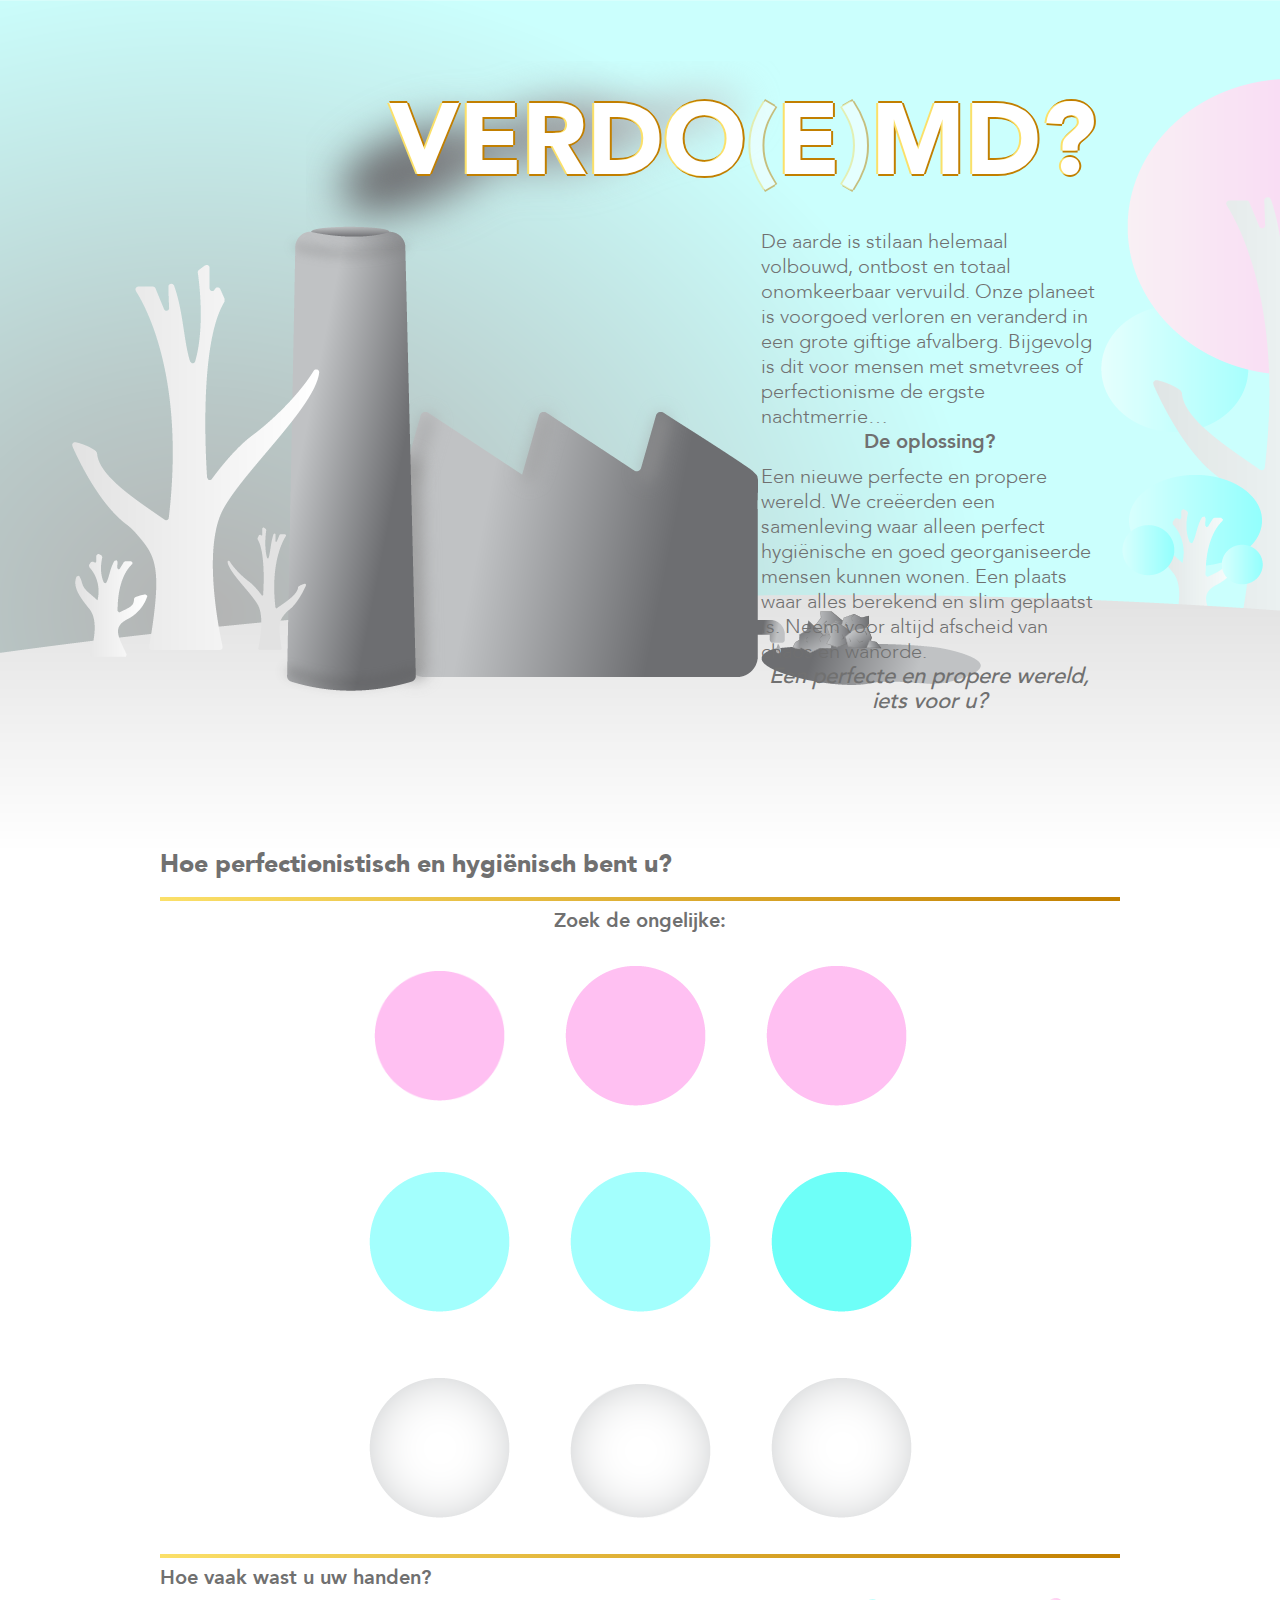
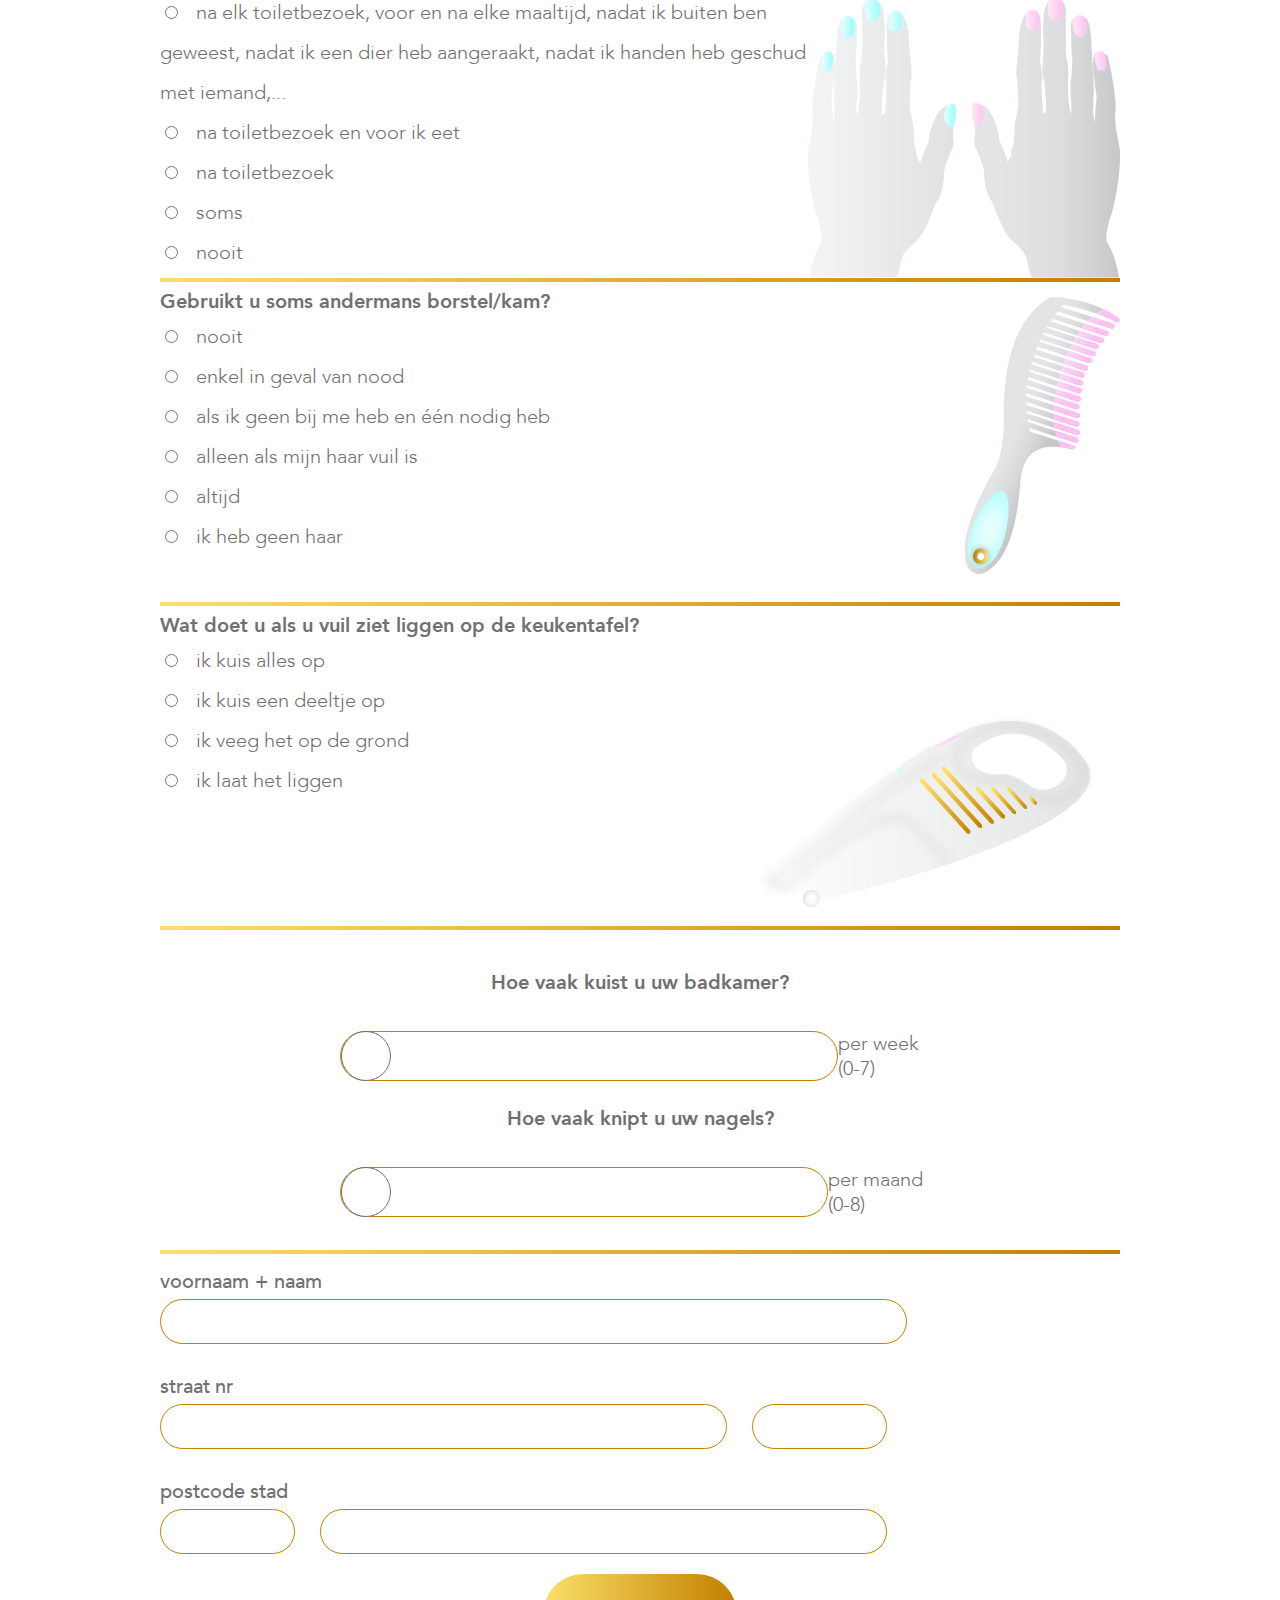
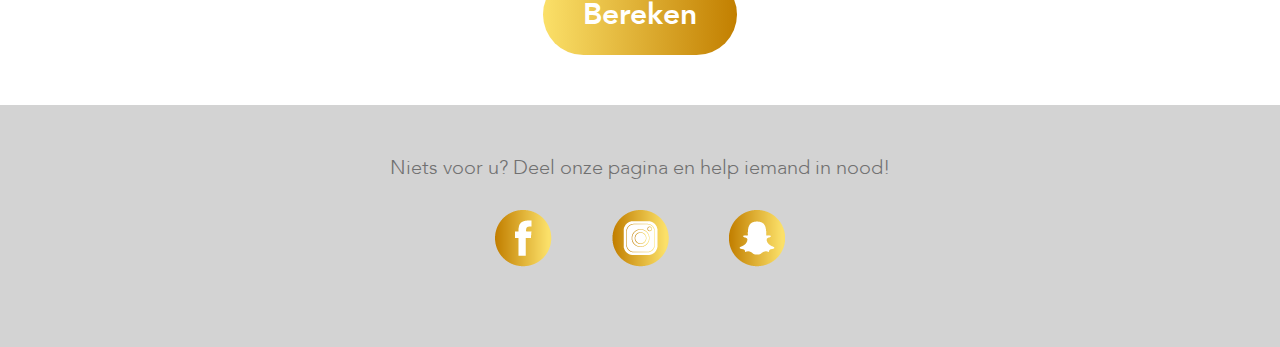
<file: index.html>
<!DOCTYPE html>
<html lang="en">

<head>
    <meta charset="UTF-8">
    <meta name="viewport" content="width=device-width, initial-scale=1.0">
    <meta http-equiv="X-UA-Compatible" content="ie=edge">
    <link rel="stylesheet" href="css/reset.css">
    <link rel="stylesheet" href="css/style.css">
    <title>A Brave New World</title>
</head>

<body class="background">
    <header class="header">
        <h1 class="title">VERDO<span class="opacity">(</span>E<span class="opacity">)</span>MD?</h1>
        <section class="header__upper_part">
            <h2 class="hidden">Intro</h2>
            <p>De aarde is stilaan helemaal volbouwd, ontbost en
                totaal onomkeerbaar vervuild. Onze planeet is
                voorgoed verloren en veranderd in een grote
                giftige afvalberg. Bijgevolg is dit voor mensen met
                smetvrees of perfectionisme de ergste nachtmerrie…</p>
        </section>
        <section class="header__middle_part">
            <h2 class="header__middle_part-title">De oplossing?</h2>
            <p>Een nieuwe perfecte en propere wereld. We creëerden een samenleving waar alleen perfect
                hygiënische
                en goed
                georganiseerde mensen kunnen wonen. Een plaats waar alles berekend en slim geplaatst is. Neem
                voor
                altijd afscheid van
                chaos en wanorde.</p>
        </section>
        <section class="header__down_part">
            <h2 class="header__down_part-txt">Een perfecte en propere wereld, iets voor u?</h2>
        </section>
    </header>
    <main>
        <div class="container">
            <h2 class="subtitle main_question">Hoe perfectionistisch en hygiënisch bent u?</h2>
            <div class="line"></div>
        </div>
        <form class="form" action="index.html" method="GET">
            <fieldset class="container">
                <p class="question__title question__title--center">Zoek de ongelijke:</p>
                <div class="test--center">
                    <label for="l1b1">
                        <input class="hidden visual pink_visual" type="radio" id="l1b1" name="l1" value="1">
                        <img class="balls" src="assets/img/test/l1b.png" alt="tiny pink ball" width="131" height="130">
                    </label>

                    <label for="l1b2">
                        <input class="hidden visual pink_visual" type="radio" id="l1b2" name="l1" value="0">
                        <img class="balls" src="assets/img/test/l1b.png" alt="pink ball" width="141" height="140">
                    </label>

                    <label for="l1b3">
                        <input class="hidden visual pink_visual" type="radio" id="l1b3" name="l1" value="0">
                        <img class="balls" src="assets/img/test/l1b.png" alt="pink ball" width="141" height="140">
                    </label>
                </div>
                <div class="test--center">
                    <label for="l2b1">
                        <input class="hidden visual blue_visual" type="radio" id="l2b1" name="l2" value="0">
                        <img class="balls" src="assets/img/test/l2b1.png" alt="blue ball" width="141" height="140">
                    </label>

                    <label for="l2b2">
                        <input class="hidden visual blue_visual" type="radio" id="l2b2" name="l2" value="0">
                        <img class="balls" src="assets/img/test/l2b1.png" alt="blue ball" width="141" height="140">
                    </label>

                    <label for="l2b3">
                        <input class="hidden visual blue_visual" type="radio" id="l2b3" name="l2" value="1">
                        <img class="balls" src="assets/img/test/l2b2.png" alt="darkblue ball" width="141" height="140">
                    </label>
                </div>
                <div class="test--center">
                    <label for="l3b1">
                        <input class="hidden visual white_visual" type="radio" id="l3b1" name="l3" value="0">
                        <img class="balls" src="assets/img/test/l3b.png" alt="white ball" width="141" height="140">
                    </label>

                    <label for="l3b2">
                        <input class="hidden visual white_visual" type="radio" id="l3b2" name="l3" value="1">
                        <img class="balls low" src="assets/img/test/l3b.png" alt="shmushed white ball" width="141"
                            height="140">
                    </label>

                    <label for="l3b3">
                        <input class="hidden visual white_visual" type="radio" id="l3b3" name="l3" value="0">
                        <img class="balls" src="assets/img/test/l3b.png" alt="white ball" width="141" height="140">
                    </label>
                </div>
            </fieldset>
            <fieldset class="container">
                <div class="line"></div>
                <div class="test test__part">
                    <div>
                        <p class="question__title">Hoe vaak wast u uw handen?</p>
                        <div class="radio__questions">
                            <input class="handbutton" type="radio" id="q1a1" name="q1" value="4">
                            <label for="q1a1">na elk toiletbezoek, voor en na elke maaltijd,
                                nadat ik buiten ben geweest, nadat ik een dier
                                heb aangeraakt, nadat ik handen heb geschud
                                met iemand,...</label><br>

                            <input class="handbutton" type="radio" id="q1a2" name="q1" value="3">
                            <label for="q1a2">na toiletbezoek en voor ik eet</label><br>

                            <input class="handbutton" type="radio" id="q1a3" name="q1" value="2">
                            <label for="q1a3">na toiletbezoek</label><br>

                            <input class="handbutton" type="radio" id="q1a4" name="q1" value="1">
                            <label for="q1a4">soms</label><br>

                            <input class="handbutton" type="radio" id="q1a5" name="q1" value="0">
                            <label for="q1a5">nooit</label><br>
                        </div>
                    </div>
                    <img class="img__left" src="assets/img/hands.png" alt="hands" width="312" height="280">
                </div>
            </fieldset>
            <fieldset class="container">
                <div class="line"></div>
                <div class="test test__part">
                    <div class="radio__questions">
                        <p class="question__title">Gebruikt u soms andermans borstel/kam?</p>
                        <div>
                            <input class="combbutton" type="radio" id="q2a1" name="q2" value="4">
                            <label for="q2a1">nooit</label><br>

                            <input class="combbutton" type="radio" id="q2a2" name="q2" value="3">
                            <label for="q2a2">enkel in geval van nood</label><br>

                            <input class="combbutton" type="radio" id="q2a3" name="q2" value="2">
                            <label for="q2a3">als ik geen bij me heb en één nodig heb</label><br>

                            <input class="combbutton" type="radio" id="q2a4" name="q2" value="1">
                            <label for="q2a4">alleen als mijn haar vuil is</label><br>

                            <input class="combbutton" type="radio" id="q2a5" name="q2" value="0">
                            <label for="q2a5">altijd</label><br>

                            <input class="combbutton" type="radio" id="q2a6" name="q2" value="4">
                            <label for="q2a6">ik heb geen haar</label><br>
                        </div>
                    </div>
                    <img class="img__left" src="assets/img/comb.png" alt="comb" width="185" height="305">
                </div>
            </fieldset>
            <fieldset class="container">
                <div class="line"></div>
                <div class="test test__part">
                    <div class="radio__questions">
                        <p class="question__title">Wat doet u als u vuil ziet liggen op de keukentafel?</p>
                        <div class="test_questions">
                            <input class="vacuumbutton" type="radio" id="q3a1" name="q3" value="3">
                            <label for="q3a1">ik kuis alles op</label><br>

                            <input class="vacuumbutton" type="radio" id="q3a2" name="q3" value="2">
                            <label for="q3a2">ik kuis een deeltje op</label><br>

                            <input class="vacuumbutton" type="radio" id="q3a3" name="q3" value="1">
                            <label for="q3a3">ik veeg het op de grond</label><br>

                            <input class="vacuumbutton" type="radio" id="q3a4" name="q3" value="0">
                            <label for="q3a4">ik laat het liggen</label><br>
                        </div>
                    </div>
                    <img class="img__left" src="assets/img/vacuum.png" alt="hand vacuum cleaner" width="392"
                        height="237">
                </div>
            </fieldset>
            <fieldset class="container">
                <div class="line"></div>
                <div class=" test sliders_part">
                    <p class="question__title question__title--center">Hoe vaak kuist u uw badkamer?</p>
                    <div class="test--center range--width">
                        <input class="range bathrange" type="range" id="bathroom" name="bathroom" min="0" max="7"
                            value="0">
                        <label for="bathroom">per week (0-7)</label>
                    </div>
                    <p class="question__title question__title--center">Hoe vaak knipt u uw nagels?</p>
                    <div class="test--center range--width">
                        <input class="range nailrange" type="range" id="nails" name="nails" min="0" max="8" value="0">
                        <label for="nails">per maand (0-8)</label>
                    </div>
                </div>
            </fieldset>
            <fieldset class="container">
                <div class="line"></div>
                <div class="test info">
                    <div>
                        <label class="form__txt" for="name">voornaam + naam</label><br>
                        <input class="textfield namefield" type="text" id="name" name="name" value="" size="55">
                    </div>
                    <div>
                        <label class="form__txt" for="street">straat</label>
                        <label class="form__txt" for="number">nr</label><br>
                        <input class="textfield streetfield" type="text" id="street" name="street" value="" size="40">
                        <input class="textfield numberfield" type="text" id="number" name="number" value="" size="4"
                            maxlength="4">
                    </div>
                    <div>
                        <label class="form__txt" for="postalnr">postcode</label>
                        <label class="form__txt" for="city">stad</label><br>
                        <input class="textfield postalnrfield" type="text" id="postalnr" name="postalnr" value=""
                            size="4" maxlength="4">
                        <input class="textfield cityfield" type="text" id="city" name="city" value="" size="40">
                    </div>

                </div>
            </fieldset>
            <div class="container">
                <div class="social--center">
                    <input class="button" id="submit" type="submit" value="Bereken">
                    <label for="submit"></label>
                </div>
            </div>
        </form>
        <div class="outcome">
            <!-- <p class="outcome-name">Hallo naam,</p>
            <div class="outcome-nrs clock-img">
                <p class="outcome-txt prcnt">percentage</p>
                <p class="outcome-txt list">lijst</p>
                <p class="outcome-txt clock">klok</p>
            </div>
            <div class="outcome-box">
                <p class="txt_adres">"The Box" is opweg naar u! U zult deze ontvangen op het adres: <span
                        class="outcome-adress">adres</span>.</p>
                <img src="assets/img/box.png" alt="box" width="222" height="210">
            </div>
            <a class="world_button" href="../pages/world.html">Ontdek "The World"</a> -->
        </div>
    </main>
    <footer class="footer">
        <p class="question__title--center">Niets voor u? Deel onze pagina en help iemand in nood!</p>
        <div class="social--center">
            <img class="img--center" src="assets/img/logos/fb_logo.png" alt="facebook_logo" width="57" height="57">
            <img class="img--center" src="assets/img/logos/insta_logo.png" alt="instagram_logo" width="57" height="57">
            <img class="img--center" src="assets/img/logos/snap_logo.png" alt="snapchat_logo" width="56" height="57">
        </div>
    </footer>
    <script src="js/script.js"></script>
</body>

</html>
</file>
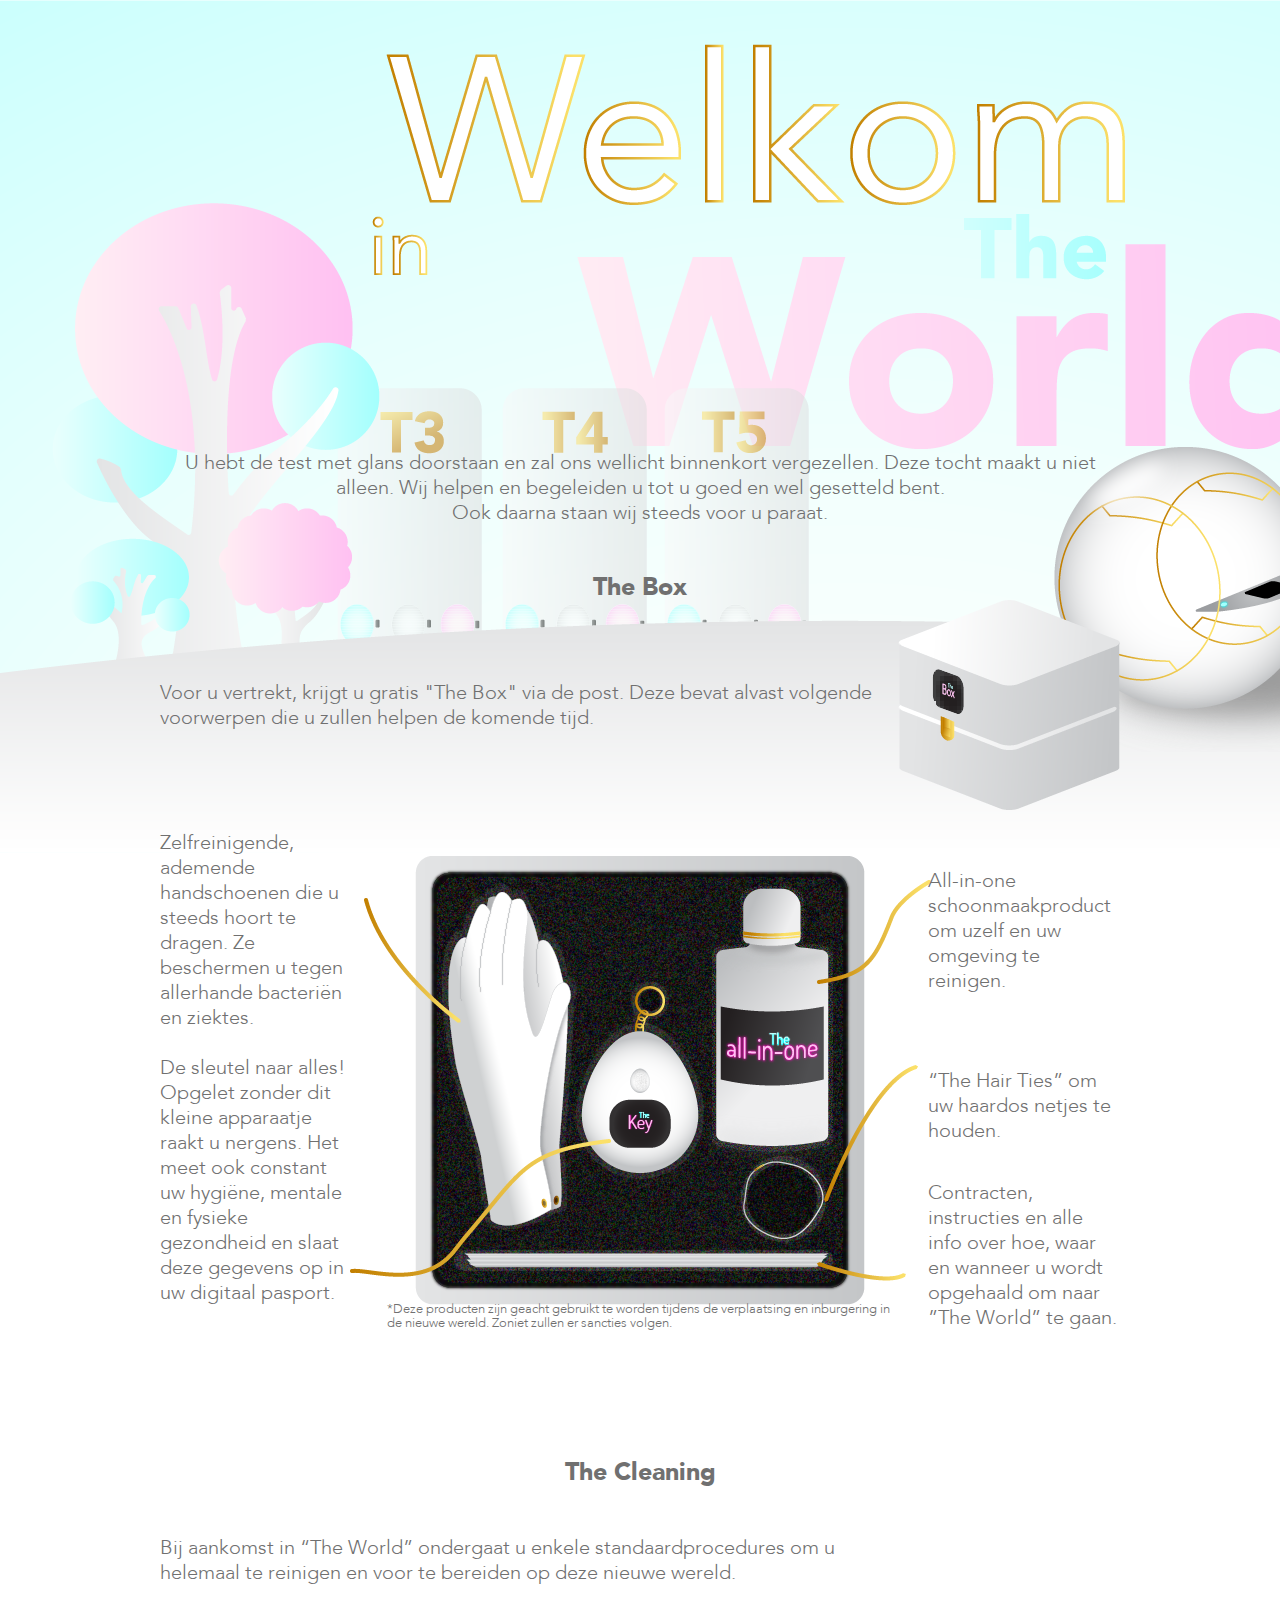
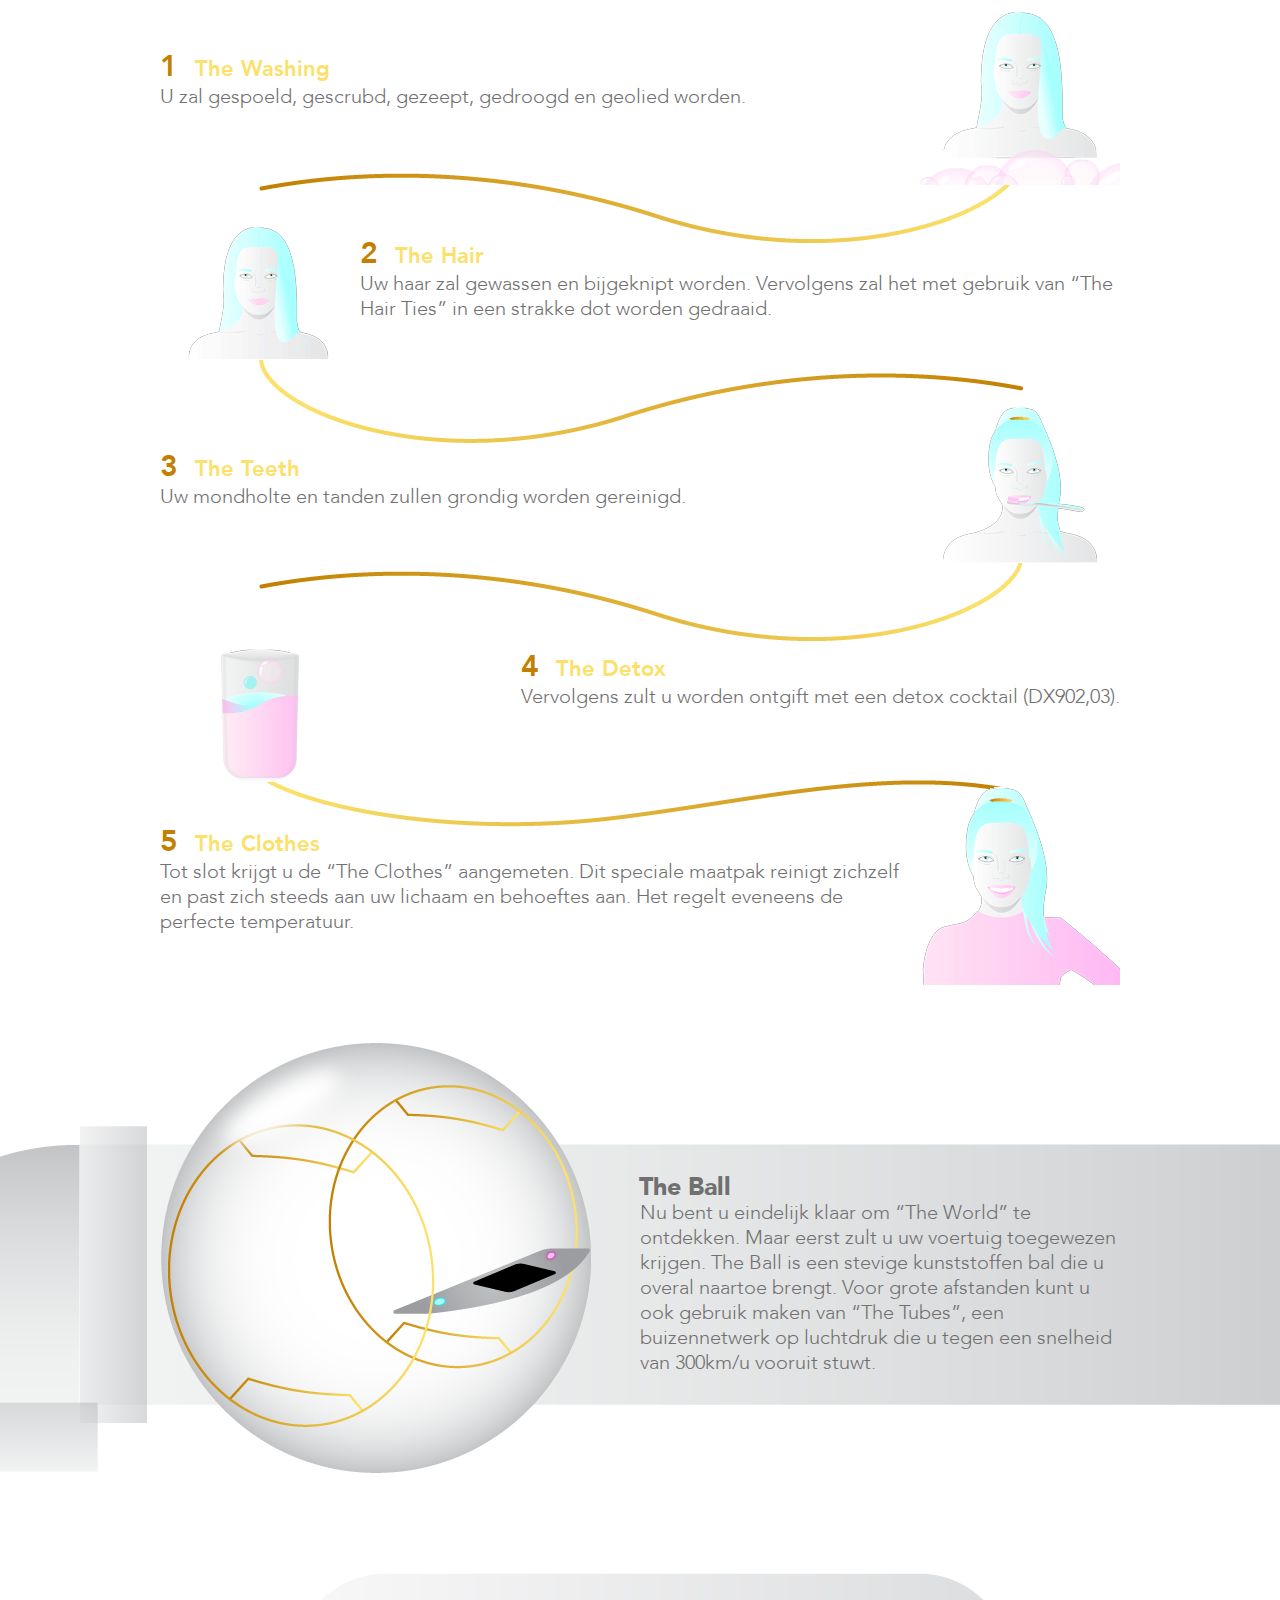
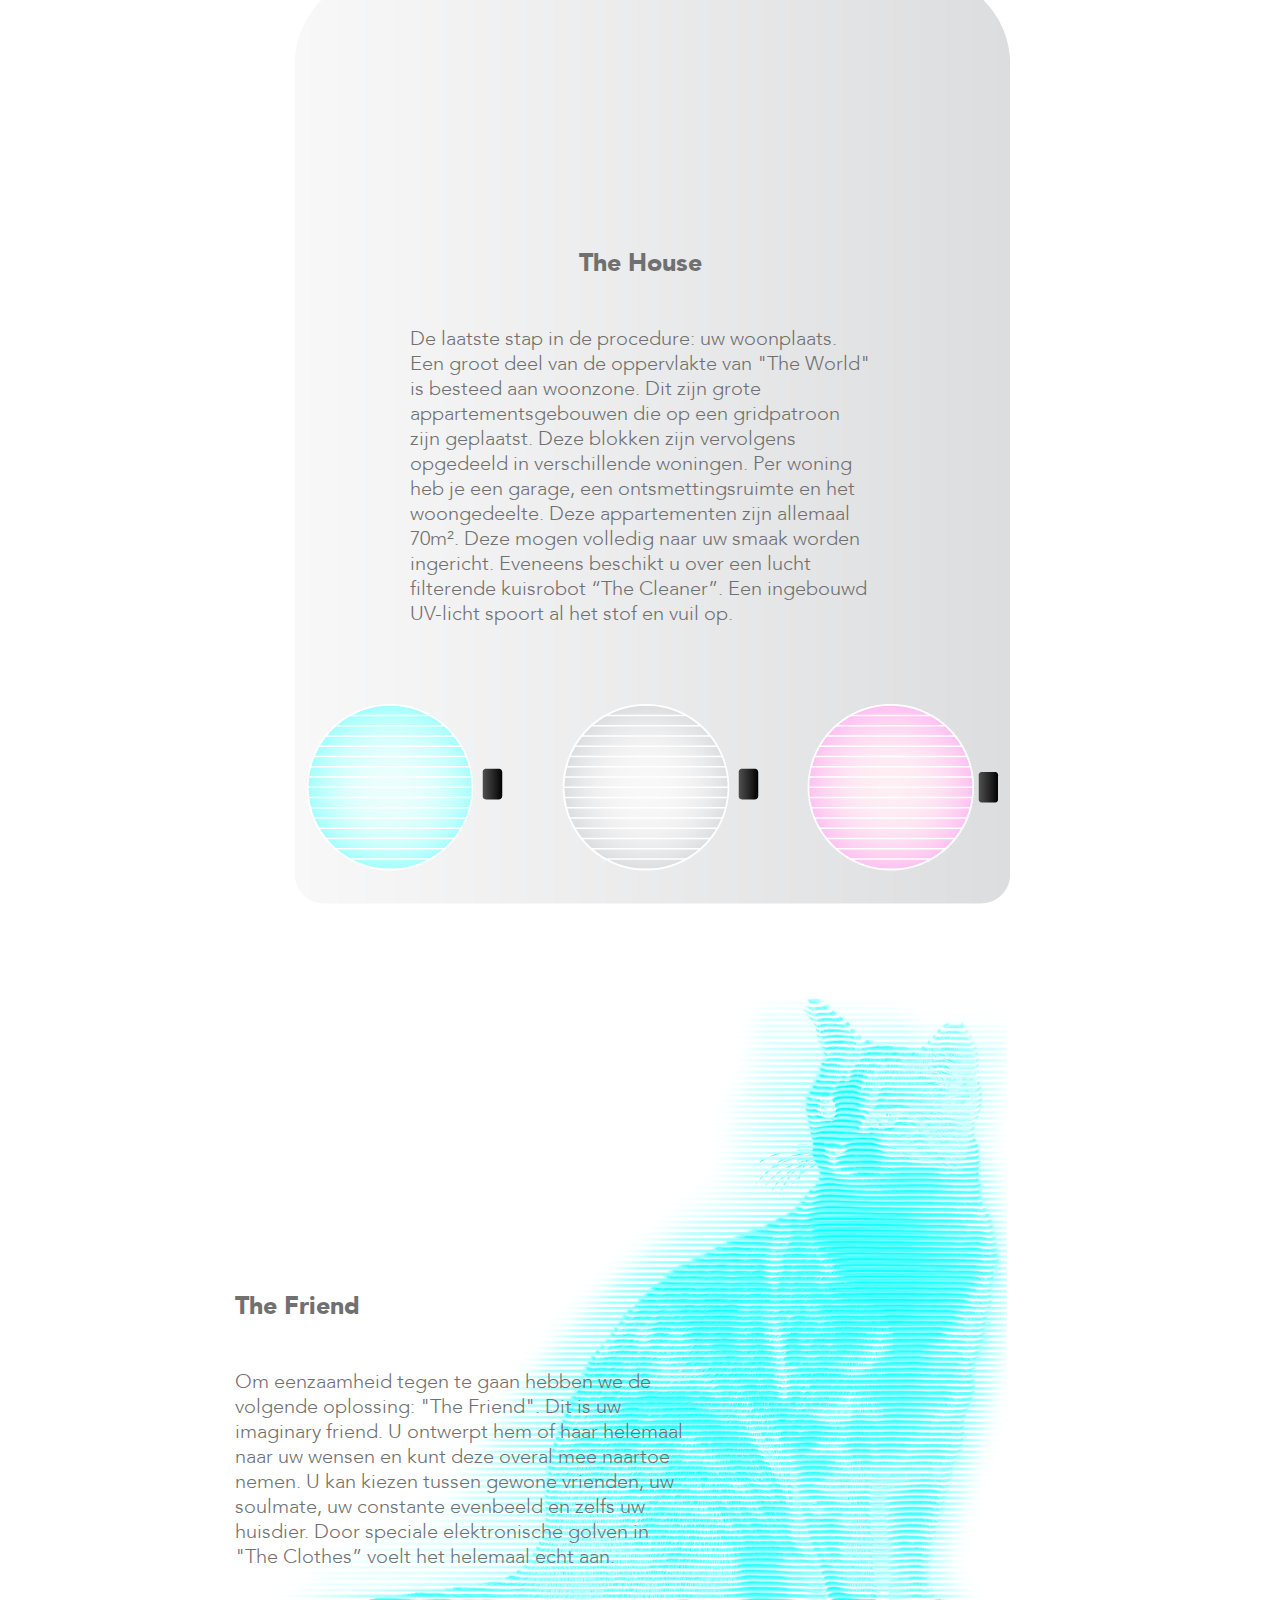
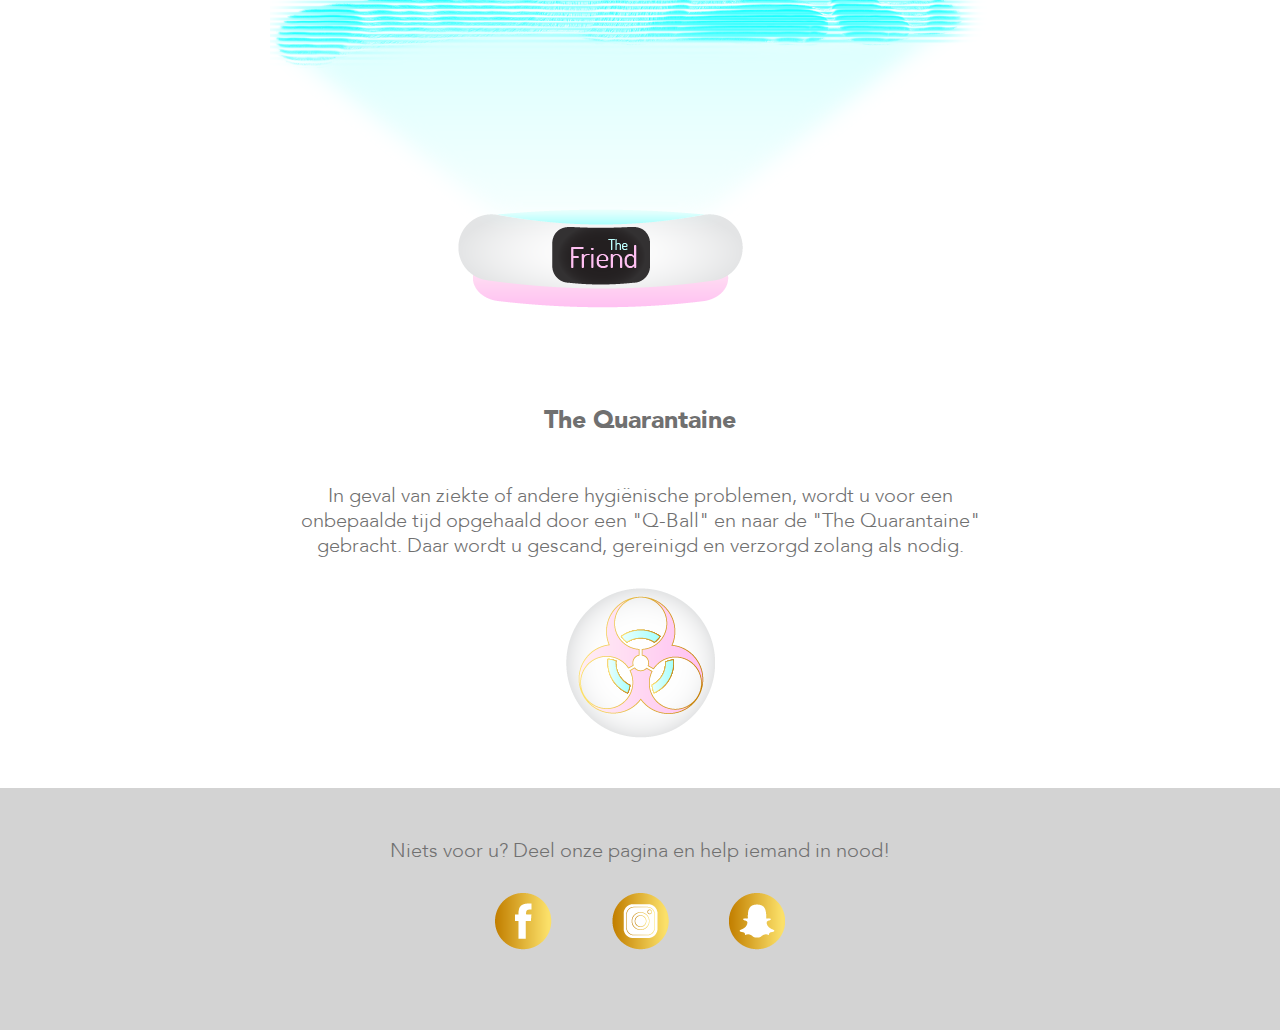
<file: pages/world.html>
<!DOCTYPE html>
<html lang="en">

<head>
    <meta charset="UTF-8">
    <meta name="viewport" content="width=device-width, initial-scale=1.0">
    <meta http-equiv="X-UA-Compatible" content="ie=edge">
    <link rel="stylesheet" href="../css/reset.css">
    <link rel="stylesheet" href="../css/style.css">
    <title>A Brave New World</title>
</head>

<body class="background-world">
    <header class="header-world container">
        <h1 class="hidden">Welkom</h1>
        <p class="intro">U hebt de test met glans doorstaan en zal ons wellicht binnenkort vergezellen. Deze tocht
            maakt u niet
            alleen. Wij
            helpen en begeleiden u tot u goed en wel gesetteld bent. <br>Ook daarna staan wij steeds voor u paraat.
        </p>
    </header>
    <main>
        <div class="container">
            <section class="box">
                <h2 class="subtitle subtitle_world">The Box</h2>
                <div class="box__upper-part">
                    <p>Voor u vertrekt, krijgt u gratis "The Box" via de post. Deze bevat alvast volgende voorwerpen die
                        u
                        zullen helpen de
                        komende tijd.</p>
                    <img src="../assets/img/box.png" alt="box" width="222" height="210">
                </div>
                <div class="box__main-part">
                    <p class="box__txt--gloves">Zelfreinigende, ademende handschoenen die u steeds hoort te dragen. Ze
                        beschermen u tegen allerhande
                        bacteriën en
                        ziektes.</p>
                    <p class="box__txt--key">De sleutel naar alles! Opgelet zonder dit kleine apparaatje raakt u
                        nergens. Het meet ook
                        constant uw
                        hygiëne, mentale
                        en fysieke gezondheid en slaat deze gegevens op in uw digitaal pasport.</p>
                    <p class="box__txt--soap">All-in-one schoonmaakproduct om uzelf en uw omgeving te reinigen.</p>
                    <p class="box__txt--ties">“The Hair Ties” om uw haardos netjes te houden.</p>
                    <p class="box__txt--contracts">Contracten, instructies en alle info over hoe, waar en wanneer u
                        wordt opgehaald om naar ”The
                        World”
                        te
                        gaan.</p>
                    <p class="box__txt--note">*Deze producten zijn geacht gebruikt te worden tijdens de verplaatsing en
                        inburgering in de
                        nieuwe wereld. Zoniet zullen
                        er sancties volgen.</p>
                </div>
            </section>
        </div>
        <div class="container">
            <section class="cleaning">
                <h2 class="subtitle subtitle_world">The Cleaning</h2>
                <p class="cleaning__intro">Bij aankomst in “The World” ondergaat u enkele standaardprocedures
                    om u helemaal te reinigen en voor te bereiden op deze nieuwe wereld.</p>
                <div class="cleaning-bg">
                    <div class="cleaning__step">
                        <div>
                            <h3 class="question__title cleaning__txt">1 The Washing</h3>
                            <p>U zal gespoeld, gescrubd, gezeept, gedroogd en geolied worden.</p>
                        </div>
                        <img src="../assets/img/gif/washing.gif" alt="washing gif" width="200" height="200">
                    </div>
                    <div class="cleaning__step cleaning__step--right">
                        <div>
                            <h3 class="question__title cleaning__txt">2 The Hair</h3>
                            <p>Uw haar zal gewassen en bijgeknipt worden. Vervolgens zal
                                het met gebruik van “The Hair Ties” in een strakke dot
                                worden gedraaid.</p>
                        </div>
                        <img src="../assets/img/gif/hair.gif" alt="hair gif" width="200" height="200">
                    </div>
                    <div class="cleaning__step">
                        <div>
                            <h3 class="question__title cleaning__txt">3 The Teeth</h3>
                            <p>Uw mondholte en tanden zullen grondig worden gereinigd.</p>
                        </div>
                        <img src="../assets/img/gif/teeth.gif" alt="hair gif" width="200" height="200">
                    </div>
                    <div class="cleaning__step cleaning__step--right">
                        <div>
                            <h3 class="question__title cleaning__txt">4 The Detox</h3>
                            <p>Vervolgens zult u worden ontgift met een detox cocktail (DX902,03).</p>
                        </div>
                        <img src="../assets/img/gif/detox.gif" alt="hair gif" width="200" height="200">
                    </div>
                    <div class="cleaning__step">
                        <div>
                            <h3 class="question__title cleaning__txt">5 The Clothes</h3>
                            <p>Tot slot krijgt u de “The Clothes” aangemeten.
                                Dit speciale maatpak reinigt zichzelf en past zich steeds aan uw
                                lichaam en behoeftes aan. Het regelt eveneens de perfecte
                                temperatuur.</p>
                        </div>
                        <img src="../assets/img/gif/clothes.gif" alt="hair gif" width="200" height="200">
                    </div>
                </div>
            </section>
        </div>
        <div class="ball-bg">
            <div class="container">
                <section class="ball">
                    <h2 class="subtitle subtitle_world-ball">The Ball</h2>
                    <p class="ball-txt">Nu bent u eindelijk klaar om “The World” te ontdekken. Maar eerst zult u uw voertuig toegewezen
                        krijgen.
                        The Ball is een
                        stevige kunststoffen bal die u overal naartoe brengt. Voor grote afstanden kunt u ook gebruik
                        maken
                        van
                        “The Tubes”, een
                        buizennetwerk op luchtdruk die u tegen een snelheid van 300km/u vooruit stuwt.</p>
                </section>
            </div>
        </div>
        <div class="container">
            <section class="house">
                <div class="house-bg">
                    <h2 class="subtitle subtitle_world">The House</h2>
                    <p class="house-txt">De laatste stap in de procedure: uw woonplaats. Een groot deel van de
                        oppervlakte van "The World"
                        is
                        besteed aan
                        woonzone. Dit zijn grote appartementsgebouwen die op een gridpatroon zijn geplaatst. Deze
                        blokken
                        zijn
                        vervolgens
                        opgedeeld in verschillende woningen. Per woning heb je een garage, een ontsmettingsruimte en het
                        woongedeelte. Deze
                        appartementen zijn allemaal 70m². Deze mogen volledig naar uw smaak worden ingericht. Eveneens
                        beschikt
                        u over een lucht
                        filterende kuisrobot “The Cleaner”. Een ingebouwd UV-licht spoort al het stof en vuil op.</p>
                </div>
            </section>
        </div>
        <div class="container">
            <section class="friend">
                <div class="friend-bg">
                    <h2 class="subtitle subtitle_world">The Friend</h2>
                    <p class="friend-txt">Om eenzaamheid tegen te gaan hebben we de volgende oplossing: "The Friend".
                        Dit is uw imaginary
                        friend. U
                        ontwerpt hem
                        of haar helemaal naar uw wensen en kunt deze overal mee naartoe nemen. U kan kiezen tussen
                        gewone
                        vrienden, uw soulmate,
                        uw constante evenbeeld en zelfs uw huisdier. Door speciale elektronische golven in "The Clothes”
                        voelt
                        het helemaal echt
                        aan.</p>
                </div>
            </section>
        </div>
        <div class="container">
            <section class="quarantaine">
                <h2 class="subtitle subtitle_world">The Quarantaine</h2>
                <p class="quarantaine-txt">In geval van ziekte of andere hygiënische problemen, wordt u voor een
                    onbepaalde tijd opgehaald door
                    een
                    "Q-Ball" en
                    naar de "The Quarantaine" gebracht. Daar wordt u gescand, gereinigd en verzorgd zolang als nodig.
                </p>
                <img src="../assets/img/quarantaine.png" alt="quarantaine logo" width="149" height="150">
            </section>
        </div>
    </main>
    <footer class="footer">
        <p class="question__title--center">Niets voor u? Deel onze pagina en help iemand in nood!</p>
        <div class="social--center">
            <img class="img--center" src="../assets/img/logos/fb_logo.png" alt="facebook_logo" width="57" height="57">
            <img class="img--center" src="../assets/img/logos/insta_logo.png" alt="instagram_logo" width="57"
                height="57">
            <img class="img--center" src="../assets/img/logos/snap_logo.png" alt="snapchat_logo" width="56" height="57">
        </div>
    </footer>
</body>

</html>
</file>
<file: css/style.css>
*{

    box-sizing: border-box;
}

html{
    font-size: 62.5%;
    box-sizing: border-box;
    font-family: Arial, Helvetica, sans-serif;
    width: 100%;
}

body{
    width: 100%;
    font-family: Avenir-Light;
    font-size: 2rem;
    line-height: 2.5rem;
    display: flex;
    align-items: center;
    flex-flow: column;
    color: #707070;
}

@font-face {
  font-family: "Avenir-Black";

  src: url("../assets/fonts/Avenir-Black-03.woff") format("woff"), 
    url("../assets/fonts/Avenir-Black-03.woff2") format("woff2"); 
  font-weight: normal;
  font-style: normal;
}

@font-face {
  font-family: "Avenir-Heavy";

  src: url("../assets/fonts/Avenir-Heavy-05.woff") format("woff"),
    url("../assets/fonts/Avenir-Heavy-05.woff2") format("woff2"); 
  font-weight: normal;
  font-style: normal;
}

@font-face {
  font-family: "Avenir-Light";

  src: url("../assets/fonts/Avenir-Light-07.woff") format("woff"), 
    url("../assets/fonts/Avenir-Light-07.woff2") format("woff2"); 
  font-weight: normal;
  font-style: normal;
}

@font-face {
  font-family: "Avenir-Medium";

  src: url("../assets/fonts/Avenir-Medium-09.woff") format("woff"), 
    url("../assets/fonts/Avenir-Medium-09.woff2") format("woff2"); 
  font-weight: normal;
  font-style: normal;
}

@font-face {
  font-family: "Avenir-Roman";

  src: url("../assets/fonts/Avenir-Roman-12.woff") format("woff"), 
    url("../assets/fonts/Avenir-Roman-12.woff2") format("woff2"); 
  font-weight: normal;
  font-style: normal;
}

@font-face {
  font-family: "Digital";

  src: url("../assets/fonts/digital-7.woff") format("woff"),
    url("../assets/fonts/digital-7.woff2") format("woff2");
    font-weight: normal;
    font-size: normal;
}

.hidden{
    display: none;
}

.header{
  width: 100%;
  height: 85.2rem;
  display: grid;
  grid-template-rows: repeat(4,1fr);
  grid-template-columns: 4fr 2fr 1fr;
}

.opacity{
  opacity: 50%;
}

.title{
  grid-row: 1;
  grid-column: 1 /span 2 ;
  font-family: Avenir-Black;
  font-size: 10rem;
  margin-top: 13rem;
  text-align: end;
  color: white;
  text-shadow: -2px 0 #fbe069, 0 2px #c27f00, 2px 0 #c27f00, 0 -2px #c27f00;
}

.header__upper_part{
  grid-row: 2;
  grid-column: 2;
  margin-left: 3rem;
  margin-top: 4rem;
}

.header__middle_part{
  grid-row: 3;
  grid-column: 2;
  margin-left: 3rem;
}

.header__down_part{
  grid-row: 4;
  grid-column: 2;
  margin-left: 3rem;
}

.header__middle_part-title{
  font-family: Avenir-Heavy;
  font-size: 2rem;
  text-align: center;
  margin-bottom: 1rem;
}

.header__down_part-txt{
  font-family: Avenir-Medium;
  font-style: italic;
  font-size: 2.2rem;
  text-align: center;
}

.container{
    width: 96rem;
    margin: 0 auto;
}

.subtitle{
    font-family: Avenir-Black;
    font-size: 2.5rem;
}

.question__title{
    font-family: Avenir-Heavy;
    font-size: 2rem;
}

.form__txt{
    font-family: Avenir-Medium;
    font-size: 2rem;
}

.line{
    width: 96rem;
    height: 0.4rem;
    background-image: linear-gradient(to right, #fbe069 , #c27f00);
    margin-bottom: 1.5rem;
}

.l1b{
    background-image: url(../assets/img/test/l1b.png);
    width: 14.1rem;
    height: 14rem;
}

.balls{
    margin: 3rem;
}

.balls:hover{
  border: solid 0.1rem #707070;
  border-radius: 100%;
}

.visual:checked~.balls{
  border: solid 1rem #707070;
  border-radius: 100%;
}

.low{
    padding-top: 0.6rem;
}

.background{
  background-image: url(../assets/img/earth.png);
  width: 100%;
  height: 85.2rem;
  background-repeat: no-repeat;
}

.test__part{
  display: flex;
  flex-flow: row;
  justify-content: space-between;
 }
 
.question__title{
  line-height: 1rem;
  margin-bottom: 1rem;
}

.img__left{
align-self: flex-end;
}

.question__title--center{
  text-align: center;
}

.test--center{
  display: flex;
  align-items: center;
  justify-content: center;
}

.range--width{
  width: 60rem;
}

.social--center{
  display: flex;
  align-items: center;
  justify-content: center;
}

.img--center{
  margin: 3rem;
}

.sliders_part{
  display: flex;
  justify-content: space-evenly;
  align-items: center;
  flex-flow: column;
}

.radio__questions label{
  margin:1rem;
  line-height: 4rem;
}

.test{
  height: 30.5rem;
}

.info div{
  margin-bottom: 3rem;
}

.textfield{
  margin: 0.5rem 2rem 0rem 0rem;
  padding: 1rem 3rem;
  font-size: 2rem;
  color: #707070;
  border: 1px solid #c27f00;
  border-radius: 3rem;
}

input[type=range] {
  -webkit-appearance: none;
  width: 100%;
  margin: 0rem;
}
input[type=range]:focus {
  outline: none;
}
input[type=range]::-webkit-slider-runnable-track {
  width: 100%;
  height: 5rem;
  cursor: pointer;
  box-shadow: none;
  background: #ffffff;
  border-radius: 2.5rem;
  border: 0.1rem solid #c27f00;
}
input[type=range]::-webkit-slider-thumb {
  box-shadow: none;
  border: 1px solid #707070;
  height: 5rem;
  width: 5rem;
  border-radius: 100%;
  background: #ffffff;
  cursor: pointer;
  -webkit-appearance: none;
  margin-top: -0.1rem;
}
input[type=range]:focus::-webkit-slider-runnable-track {
  background: #ffffff;
}
input[type=range]::-moz-range-track {
  width: 100%;
  height: 5rem;
  cursor: pointer;
  box-shadow: none;
  background: #ffffff;
  border-radius: 2.5rem;
  border: 0.1rem solid #c27f00;
}
input[type=range]::-moz-range-thumb {
  box-shadow: none;
  border: 0.1rem solid #707070;
  height: 5rem;
  width: 4.6rem;
  border-radius: 5rem;
  background: #ffffff;
  cursor: pointer;
}
input[type=range]::-ms-track {
  width: 100%;
  height: 5rem;
  cursor: pointer;
  background: transparent;
  border-color: transparent;
  color: transparent;
}
input[type=range]::-ms-fill-lower {
  background: #ffffff;
  border: 0.1rem solid #c27f00;
  border-radius: 100%;
  box-shadow: none;
}
input[type=range]::-ms-fill-upper {
  background: #ffffff;
  border: 0.1rem solid #c27f00;
  border-radius: 5rem;
  box-shadow: none;
}
input[type=range]::-ms-thumb {
  box-shadow: none;
  border: 0.1rem solid #707070;
  width: 4.6rem;
  border-radius: 5rem;
  background: #ffffff;
  cursor: pointer;
  height: 5rem;
}
input[type=range]:focus::-ms-fill-lower {
  background: #ffffff;
}
input[type=range]:focus::-ms-fill-upper {
  background: #ffffff;
}

.button{
  background-image: linear-gradient(to right, #fbe069 , #c27f00);
  color: white;
  font-family: Avenir-Heavy;
  font-size: 3rem;
  display: flex;
  justify-content: center;
  align-items: center;
  padding: 2rem 4rem;
  border-radius: 5rem;
  border: none;
  margin-bottom: 2rem;
}

.footer{
  width: 100%;
  padding: 5rem;
  background-color: lightgray;
  display: flex;
  flex-flow: column;
  align-items: center;
  justify-content: center;
}

.header-world{
  height: 85.2rem;
  display: grid;
  grid-template-rows: 6fr 1fr;
  grid-template-columns: 1fr;
}

.background-world{
background-image: url(../assets/img/background.png);
  width: 100%;
  height: 85.2rem;
  background-repeat: no-repeat;
}

.intro{
  grid-row: 2;
  text-align: center;
}

.box{
  width: 100%;
  height: 73.5rem;
  margin: 5rem 0rem 15rem;
}

.box__upper-part{
  display: flex;
  justify-content: center;
  align-items: center;
}

.box__main-part{
  height: 50rem;
  display: grid;
  grid-template-columns: 1fr 3fr 1fr;
  grid-template-rows: repeat(3,1fr);
  background-image: url(../assets/img/boxbglines.png), 
                    url(../assets/img/box_inside.png);
  background-repeat: no-repeat;
  background-position: center;
  margin: 2rem 0rem
}

.box__txt--gloves{
  grid-column: 1;
  grid-row: 1;
  display: flex;
  justify-content: center;
  align-items: center;
}

.box__txt--key{
  grid-column: 1;
  grid-row: 2 / span 3;
  display: flex;
  justify-content: center;
  align-items: center;
}

.box__txt--soap{
  grid-column: 3;
  grid-row: 1;
  display: flex;
  justify-content: center;
  align-items: center;
}

.box__txt--ties{
  grid-column: 3;
  grid-row: 2;
  display: flex;
  justify-content: center;
  align-items: center;
}

.box__txt--contracts{
  grid-column: 3;
  grid-row: 3;
  display: flex;
  justify-content: center;
  align-items: center;
}

.box__txt--note{
  font-size: 1.3rem;
  line-height: 1.4rem;
  grid-column: 2;
  grid-row: 3;
  display: flex;
  justify-content: center;
  align-items: flex-end;
  padding: 0rem 3.5rem;
}

.subtitle_world{
  text-align: center;
}

.cleaning{
  width: 96rem;
}

.cleaning__intro{
  margin: 5rem 0rem 0rem;
  width: 75%;
}

.cleaning__txt{
  color: #fbe069;
  font-size: 2.2rem;
}

.cleaning__txt::first-letter{
 color: #c27f00;
 font-size: 3rem;
 margin-right: 1rem;
}

.cleaning__step{
  display: flex;
  justify-content: space-between;
  align-items: center;
}

.cleaning__step--right{
  flex-flow: row-reverse;
}

.ball-bg{
background-image: url(../assets/img/ball.png);
width: 168.1rem;
height: 43.8rem;
}


.ball{
  display: flex;
  flex-flow: column;
  justify-content: center;
  align-items: flex-end;
  width: 100%;
  padding-top: 14rem;
}

.ball-txt{
  width: 50%;
}

.subtitle_world-ball{
  align-self: center;
  margin-left: 9rem;
}

.house{
  display: flex;
  flex-flow: column;
  justify-content: center;
  align-items: center;
}

.house-bg{
  margin-top: 10rem;
  display: flex;
  flex-flow: column;
  justify-content: center;
  align-items: center;
  background-image: url(../assets/img/house.png);
  background-repeat: no-repeat;
  width: 77.7rem;
  height: 93.1rem;
}

.house-txt{
  margin-top: 5rem;
  width: 46rem;
}

.friend{
  display: flex;
  flex-flow: column;
  justify-content: center;
  align-items: center;
}

.friend-bg{
  margin-top: 5rem;
  background-image: url(../assets/img/friend.png);
  display: flex;
  flex-flow: column;
  justify-content: center;
  align-items: flex-start;
  background-repeat: no-repeat;
  width: 81rem;
  height: 95.4rem;
}

.friend-txt{
  margin-top: 5rem;
  width: 46rem;
}

.quarantaine{
  margin-top: 10rem;
  display: flex;
  flex-flow: column;
  justify-content: center;
  align-items: center;
  margin-bottom: 5rem;
}

.outcome{
  display: flex;
  flex-flow: column;
  justify-content: space-between;
  align-items: center;
  margin-top: 3rem;
}

.quarantaine-txt{
  margin-top: 5rem;
  text-align: center;
  width: 70rem;
  margin-bottom: 3rem;
}

.outcome-nrs{
  display: flex;
  justify-content: space-evenly;
  margin-top: 5rem;
}

.outcome-txt{
  display: inline;
}

.outcome-name{
  text-align: center;
  font-family: Avenir-heavy;
  font-size: 2.5rem;
}

.outcome-box{
  display: flex;
  justify-content: space-between;
  align-items: center;
  margin: 2rem;
}

.txt_adres{
  width: 55rem;
}

.clock{
  font-family: Digital;
  letter-spacing: 2.9rem;
  font-size: 5rem;
}

.clock-img{
  background-image: url(../assets/img/clock.png);
  background-repeat: no-repeat;
  background-size: unset;
  background-position-x: 100%;
  background-position-y: 100%;
  display: inline-block;
}

.list{
  margin: 0rem 20rem;
}

.main_question{
  margin-bottom: 2rem;
}

.world_button{
  color: #ffffff;
  background-image: linear-gradient(to right, #fbe069 , #c27f00);
  text-decoration: none;
  padding: 5rem;
  border-radius: 10rem;
  font-family: Avenir-Heavy;
  margin-bottom: 5rem;
}

.cleaning-bg{
  background-image: url(../assets/img/linebg.png);
  background-repeat: no-repeat;
  width: 96rem;
  height: 100rem;
  background-position-y: end;
  margin-bottom: 5rem;
}
</file>
